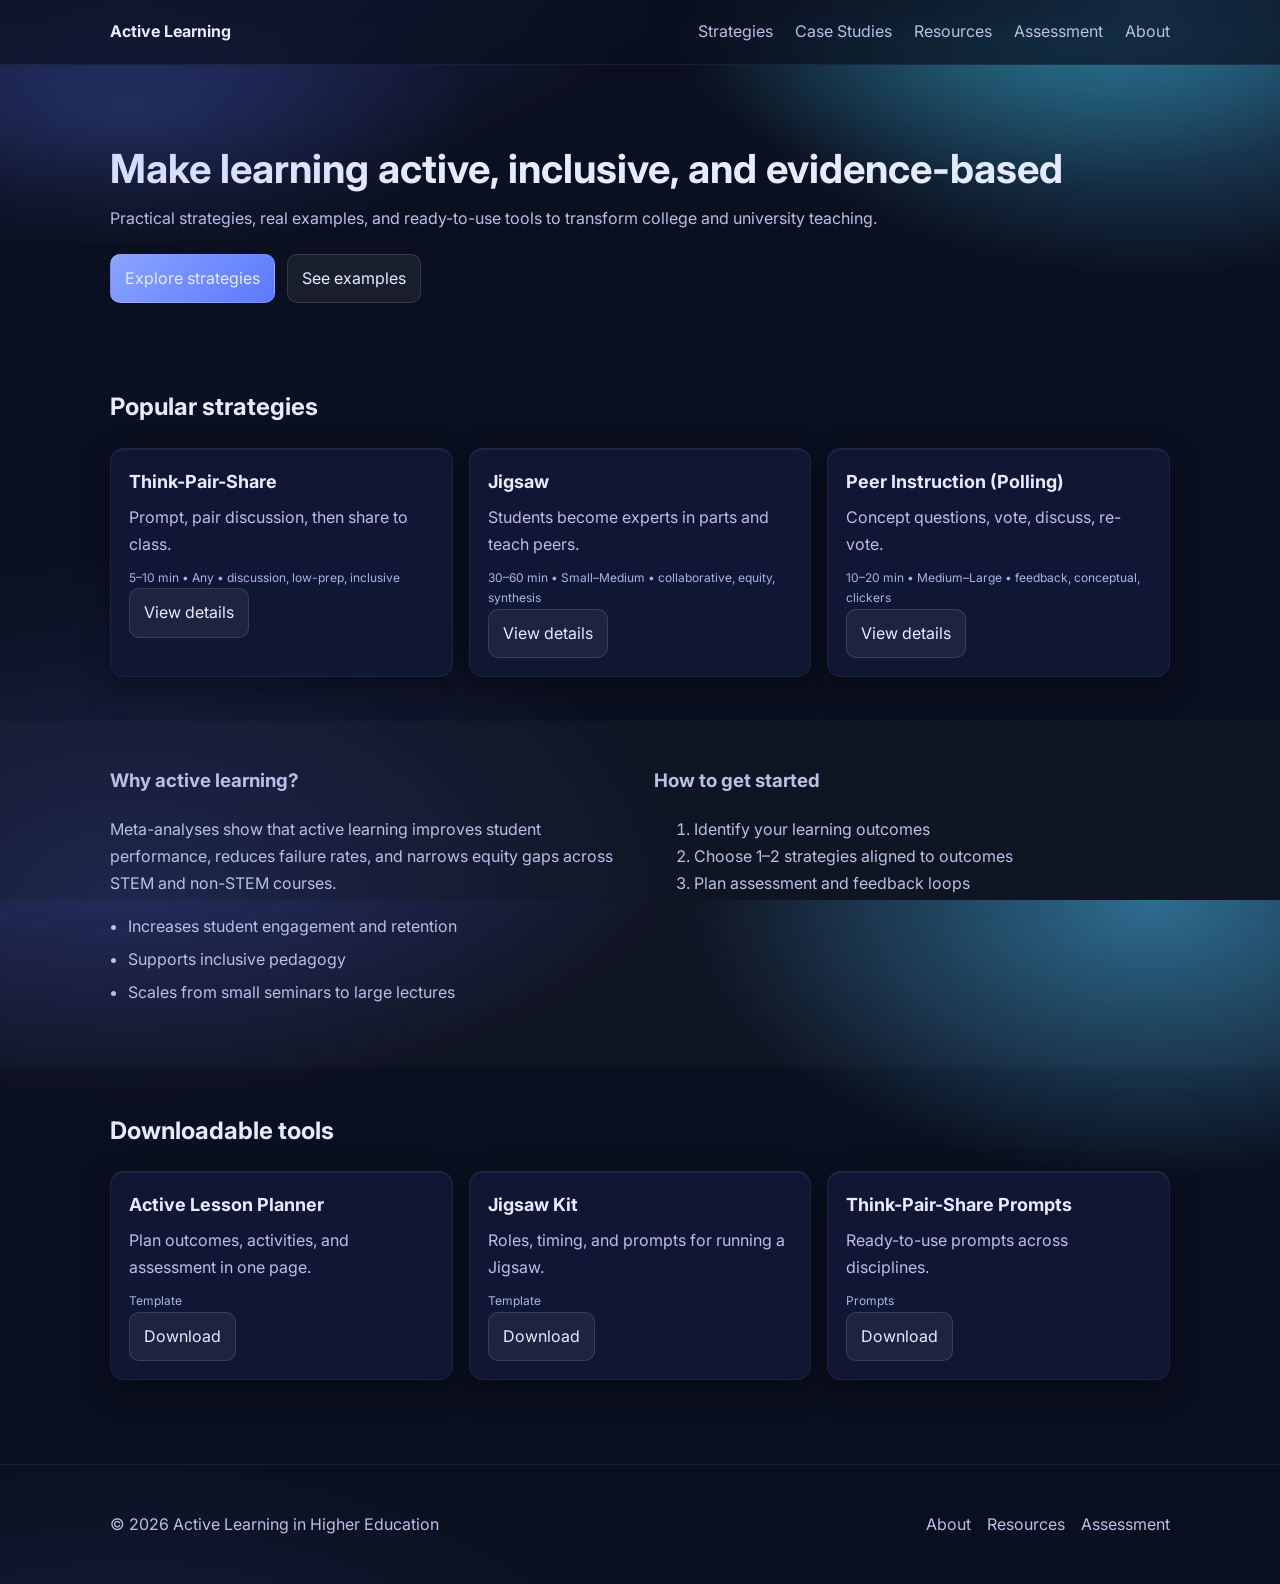
<file: index.html>
<!doctype html>
<html lang="en">
<head>
  <meta charset="utf-8" />
  <meta name="viewport" content="width=device-width, initial-scale=1" />
  <title>Active Learning in Higher Education</title>
  <meta name="description" content="Strategies, case studies, and tools for active learning in higher education." />
  <link rel="preconnect" href="https://fonts.googleapis.com">
  <link rel="preconnect" href="https://fonts.gstatic.com" crossorigin>
  <link href="https://fonts.googleapis.com/css2?family=Inter:wght@400;500;600;700&display=swap" rel="stylesheet">
  <link rel="stylesheet" href="assets/css/styles.css" />
</head>
<body>
  <a class="skip-link" href="#main">Skip to content</a>
  <header class="site-header">
    <div class="container">
      <a class="logo" href="index.html">Active Learning</a>
      <nav class="nav" aria-label="Primary">
        <a href="strategies.html">Strategies</a>
        <a href="case-studies.html">Case Studies</a>
        <a href="resources.html">Resources</a>
        <a href="assessment.html">Assessment</a>
        <a href="about.html">About</a>
      </nav>
    </div>
  </header>

  <main id="main" role="main">
    <section class="hero">
      <div class="container">
        <h1>Make learning active, inclusive, and evidence-based</h1>
        <p>Practical strategies, real examples, and ready-to-use tools to transform college and university teaching.</p>
        <div class="hero-actions">
          <a class="btn primary" href="strategies.html">Explore strategies</a>
          <a class="btn secondary" href="#featured">See examples</a>
        </div>
      </div>
      <div class="hero-gradient" aria-hidden="true"></div>
    </section>

    <section id="featured" class="section">
      <div class="container">
        <h2>Popular strategies</h2>
        <div class="cards three" id="featured-strategies">
          <!-- populated by JS -->
        </div>
      </div>
    </section>

    <section class="section muted">
      <div class="container grid two">
        <div>
          <h3>Why active learning?</h3>
          <p>Meta-analyses show that active learning improves student performance, reduces failure rates, and narrows equity gaps across STEM and non-STEM courses.</p>
          <ul class="checklist">
            <li>Increases student engagement and retention</li>
            <li>Supports inclusive pedagogy</li>
            <li>Scales from small seminars to large lectures</li>
          </ul>
        </div>
        <div>
          <h3>How to get started</h3>
          <ol>
            <li>Identify your learning outcomes</li>
            <li>Choose 1–2 strategies aligned to outcomes</li>
            <li>Plan assessment and feedback loops</li>
          </ol>
        </div>
      </div>
    </section>

    <section class="section">
      <div class="container">
        <h2>Downloadable tools</h2>
        <div class="cards three" id="featured-tools">
          <!-- populated by JS -->
        </div>
      </div>
    </section>
  </main>

  <footer class="site-footer">
    <div class="container">
      <p>© <span id="year"></span> Active Learning in Higher Education</p>
      <div class="footer-nav">
        <a href="about.html">About</a>
        <a href="resources.html">Resources</a>
        <a href="assessment.html">Assessment</a>
      </div>
    </div>
  </footer>

  <script src="assets/js/data.js" defer></script>
  <script src="assets/js/main.js" defer></script>
</body>
</html>
</file>
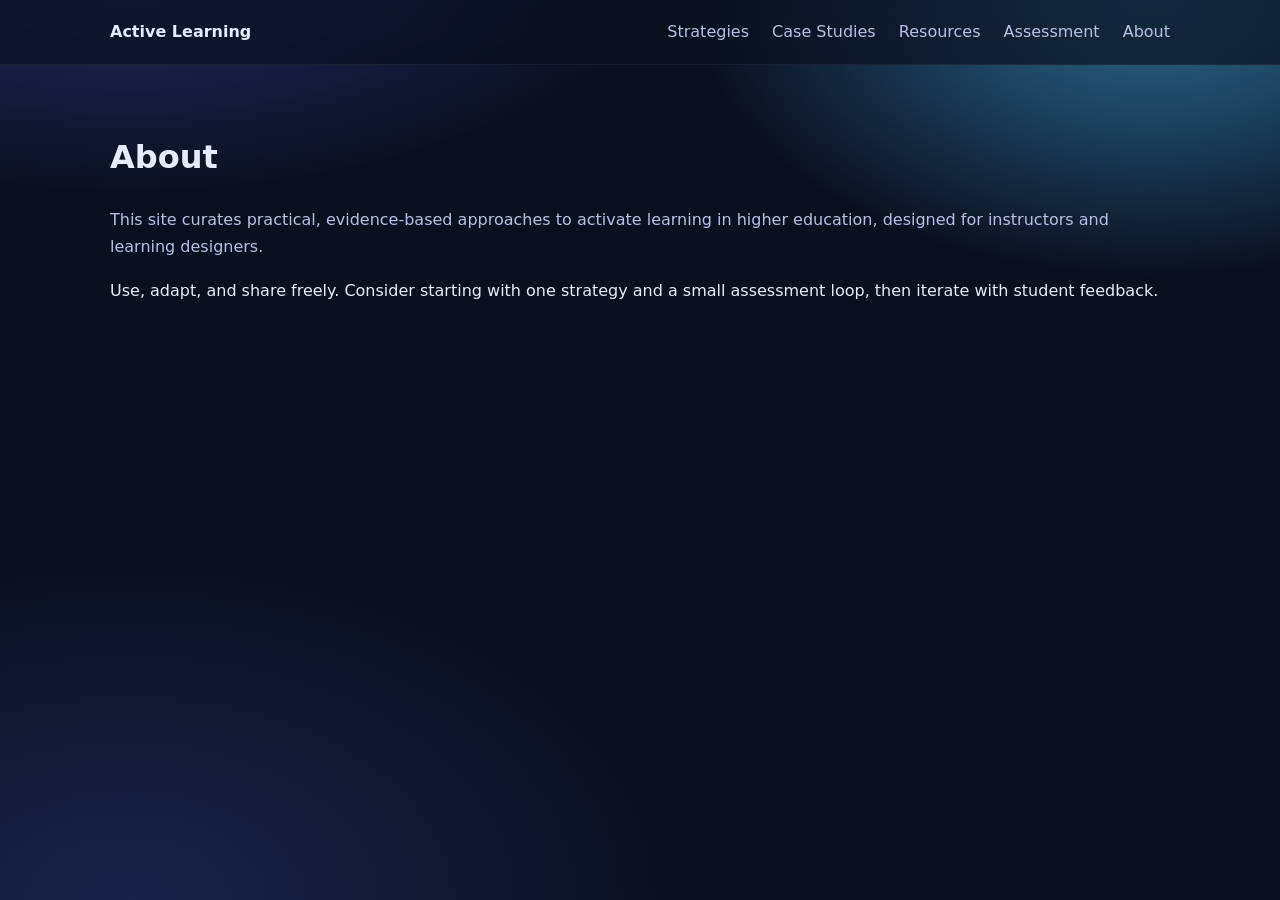
<file: about.html>
<!doctype html>
<html lang="en">
<head>
  <meta charset="utf-8" />
  <meta name="viewport" content="width=device-width, initial-scale=1" />
  <title>About • Active Learning</title>
  <link rel="stylesheet" href="assets/css/styles.css" />
</head>
<body>
  <header class="site-header">
    <div class="container">
      <a class="logo" href="index.html">Active Learning</a>
      <nav class="nav">
        <a href="strategies.html">Strategies</a>
        <a href="case-studies.html">Case Studies</a>
        <a href="resources.html">Resources</a>
        <a href="assessment.html">Assessment</a>
        <a href="about.html" aria-current="page">About</a>
      </nav>
    </div>
  </header>

  <main class="section">
    <div class="container">
      <h1>About</h1>
      <p class="muted">This site curates practical, evidence-based approaches to activate learning in higher education, designed for instructors and learning designers.</p>
      <p>Use, adapt, and share freely. Consider starting with one strategy and a small assessment loop, then iterate with student feedback.</p>
    </div>
  </main>
</body>
</html>
</file>
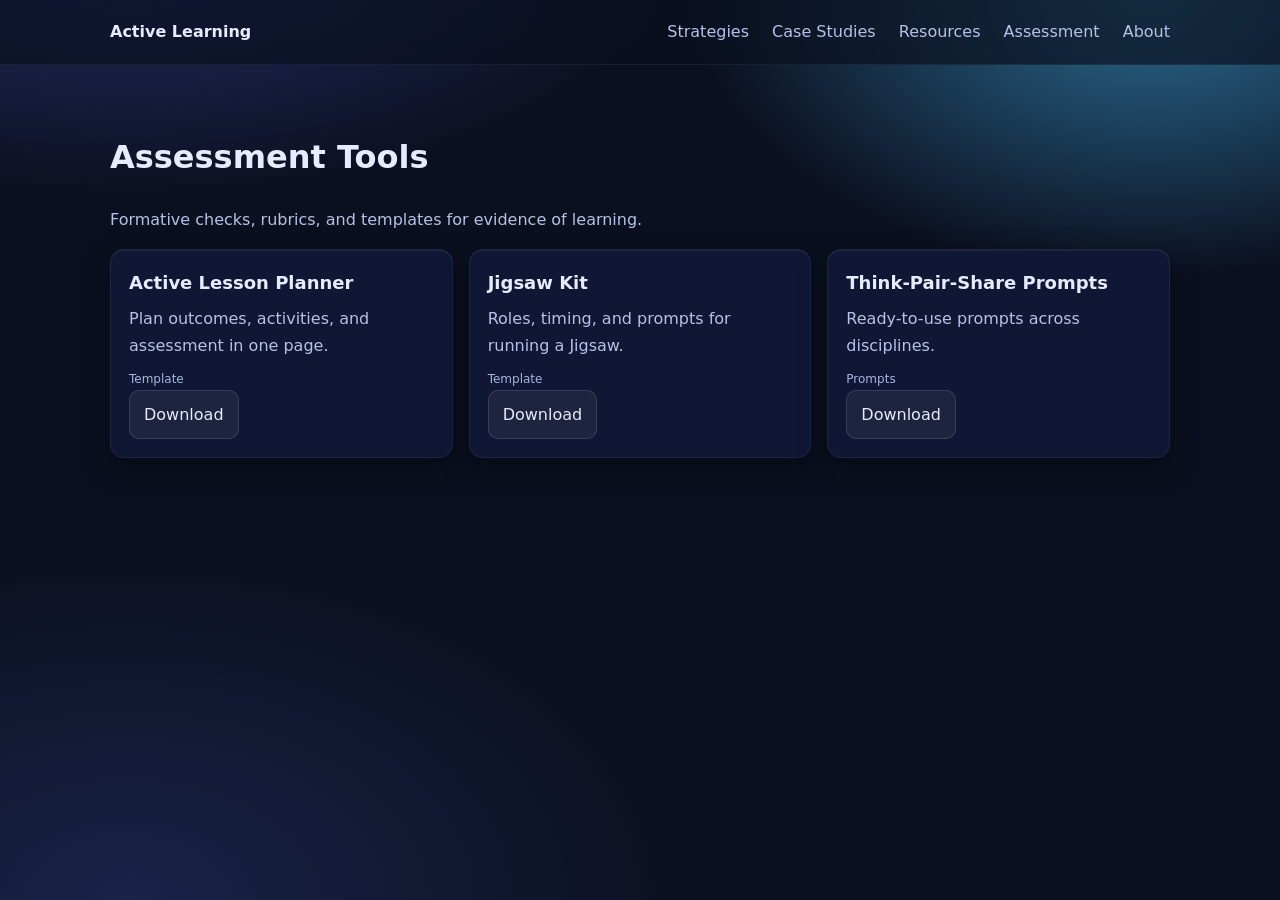
<file: assessment.html>
<!doctype html>
<html lang="en">
<head>
  <meta charset="utf-8" />
  <meta name="viewport" content="width=device-width, initial-scale=1" />
  <title>Assessment Tools • Active Learning</title>
  <link rel="stylesheet" href="assets/css/styles.css" />
</head>
<body>
  <header class="site-header">
    <div class="container">
      <a class="logo" href="index.html">Active Learning</a>
      <nav class="nav">
        <a href="strategies.html">Strategies</a>
        <a href="case-studies.html">Case Studies</a>
        <a href="resources.html">Resources</a>
        <a href="assessment.html" aria-current="page">Assessment</a>
        <a href="about.html">About</a>
      </nav>
    </div>
  </header>

  <main class="section">
    <div class="container">
      <h1>Assessment Tools</h1>
      <p class="muted">Formative checks, rubrics, and templates for evidence of learning.</p>

      <div class="cards three" id="tools"></div>
    </div>
  </main>

  <script src="assets/js/data.js" defer></script>
  <script defer>
    function createToolCard(t){
      const div = document.createElement('div');
      div.className = 'card';
      div.innerHTML = `<h4>${t.title}</h4><p>${t.summary}</p><div class="meta">${t.type}</div>`;
      const a = document.createElement('a'); a.href = t.href; a.textContent = 'Download'; a.className = 'btn secondary';
      div.appendChild(document.createElement('div')).appendChild(a);
      return div;
    }
    window.addEventListener('DOMContentLoaded', () => {
      const list = document.getElementById('tools');
      TOOLS.forEach(t => list.appendChild(createToolCard(t)));
    });
  </script>
</body>
</html>
</file>
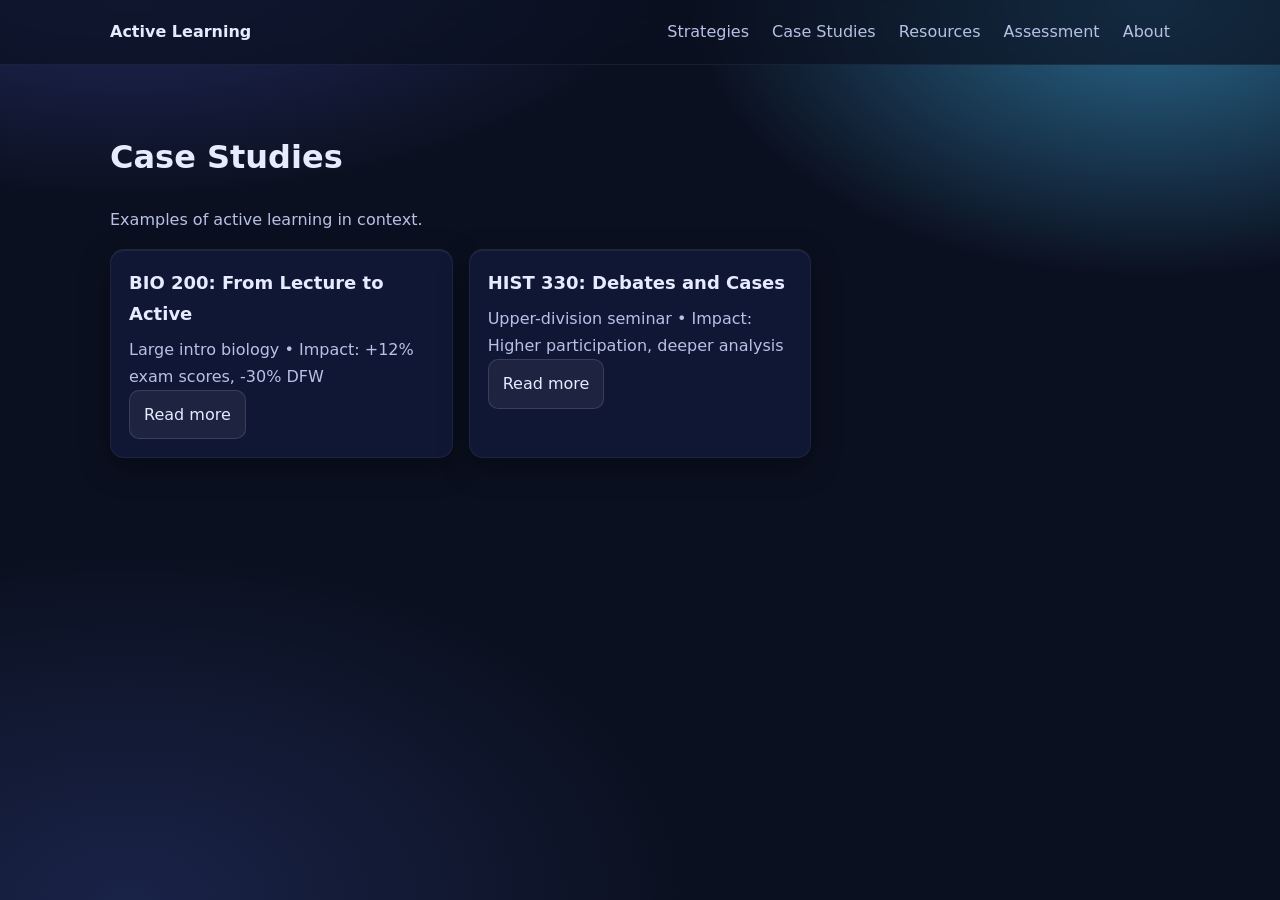
<file: case-studies.html>
<!doctype html>
<html lang="en">
<head>
  <meta charset="utf-8" />
  <meta name="viewport" content="width=device-width, initial-scale=1" />
  <title>Case Studies • Active Learning</title>
  <link rel="stylesheet" href="assets/css/styles.css" />
</head>
<body>
  <a class="skip-link" href="#main">Skip to content</a>
  <header class="site-header">
    <div class="container">
      <a class="logo" href="index.html">Active Learning</a>
      <nav class="nav" aria-label="Primary">
        <a href="strategies.html">Strategies</a>
        <a href="case-studies.html" aria-current="page">Case Studies</a>
        <a href="resources.html">Resources</a>
        <a href="assessment.html">Assessment</a>
        <a href="about.html">About</a>
      </nav>
    </div>
  </header>

  <main id="main" role="main" class="section">
    <div class="container">
      <h1>Case Studies</h1>
      <p class="muted">Examples of active learning in context.</p>

      <div class="cards three" id="case-list"></div>
    </div>
  </main>

  <script src="assets/js/data.js" defer></script>
  <script defer>
    function createCard(item){
      const div = document.createElement('div');
      div.className = 'card';
      const meta = `${item.context} • Impact: ${item.impact}`;
      div.innerHTML = `<h4>${item.title}</h4><p>${meta}</p>`;
      const link = document.createElement('a');
      link.href = item.link; link.className = 'btn secondary'; link.textContent = 'Read more';
      div.appendChild(document.createElement('div')).appendChild(link);
      return div;
    }
    window.addEventListener('DOMContentLoaded', () => {
      const list = document.getElementById('case-list');
      CASE_STUDIES.forEach(c => list.appendChild(createCard(c)));
    });
  </script>
</body>
</html>
</file>
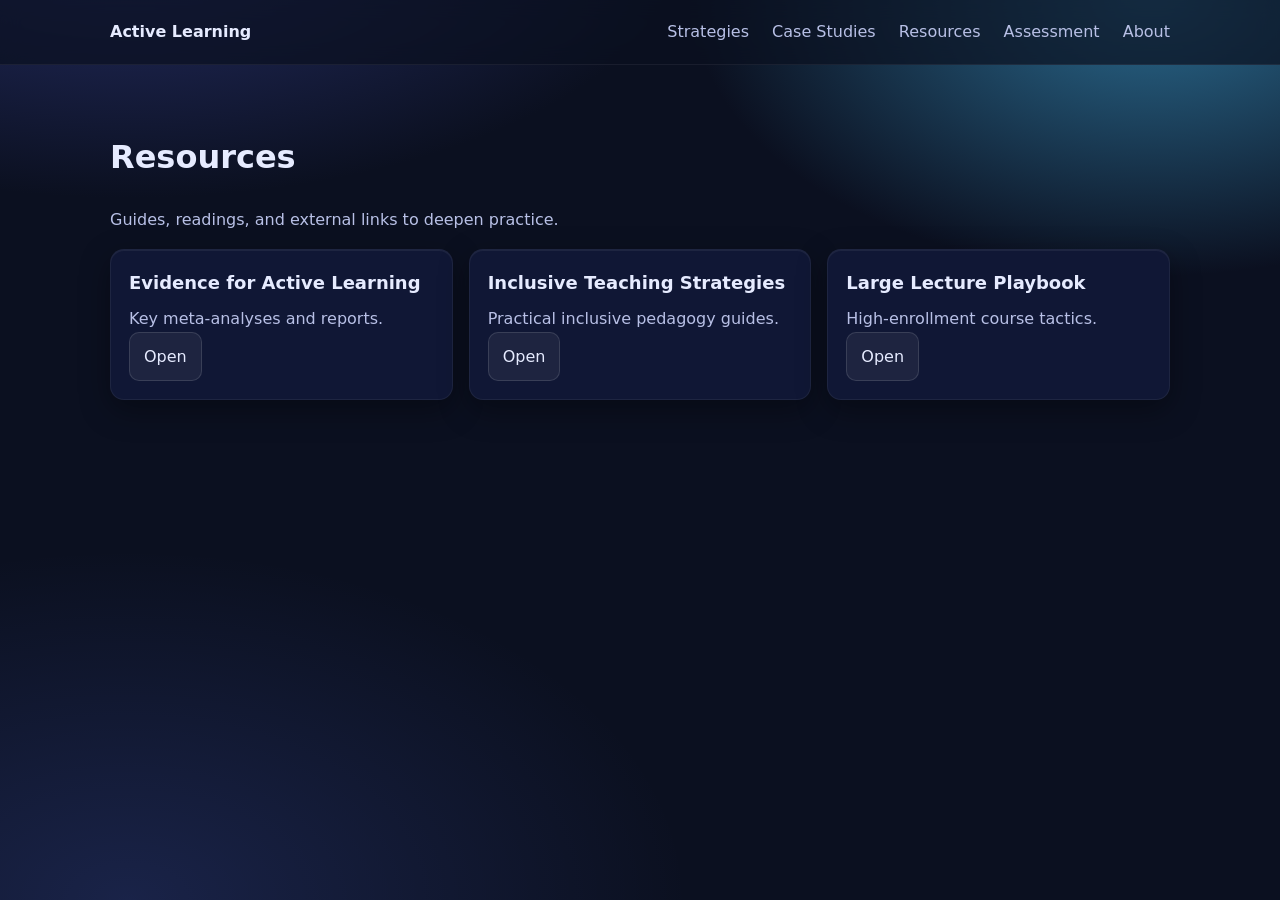
<file: resources.html>
<!doctype html>
<html lang="en">
<head>
  <meta charset="utf-8" />
  <meta name="viewport" content="width=device-width, initial-scale=1" />
  <title>Resources • Active Learning</title>
  <link rel="stylesheet" href="assets/css/styles.css" />
</head>
<body>
  <header class="site-header">
    <div class="container">
      <a class="logo" href="index.html">Active Learning</a>
      <nav class="nav">
        <a href="strategies.html">Strategies</a>
        <a href="case-studies.html">Case Studies</a>
        <a href="resources.html" aria-current="page">Resources</a>
        <a href="assessment.html">Assessment</a>
        <a href="about.html">About</a>
      </nav>
    </div>
  </header>

  <main class="section">
    <div class="container">
      <h1>Resources</h1>
      <p class="muted">Guides, readings, and external links to deepen practice.</p>

      <div class="cards three" id="resource-list"></div>
    </div>
  </main>

  <script defer>
    const RESOURCES = [
      { title: 'Evidence for Active Learning', summary: 'Key meta-analyses and reports.', link: '#' },
      { title: 'Inclusive Teaching Strategies', summary: 'Practical inclusive pedagogy guides.', link: '#' },
      { title: 'Large Lecture Playbook', summary: 'High-enrollment course tactics.', link: '#' },
    ];
    function createCard(item){
      const div = document.createElement('div');
      div.className = 'card';
      div.innerHTML = `<h4>${item.title}</h4><p>${item.summary}</p>`;
      const a = document.createElement('a'); a.href = item.link; a.className = 'btn secondary'; a.textContent = 'Open';
      div.appendChild(document.createElement('div')).appendChild(a);
      return div;
    }
    window.addEventListener('DOMContentLoaded', () => {
      const list = document.getElementById('resource-list');
      RESOURCES.forEach(r => list.appendChild(createCard(r)));
    });
  </script>
</body>
</html>
</file>
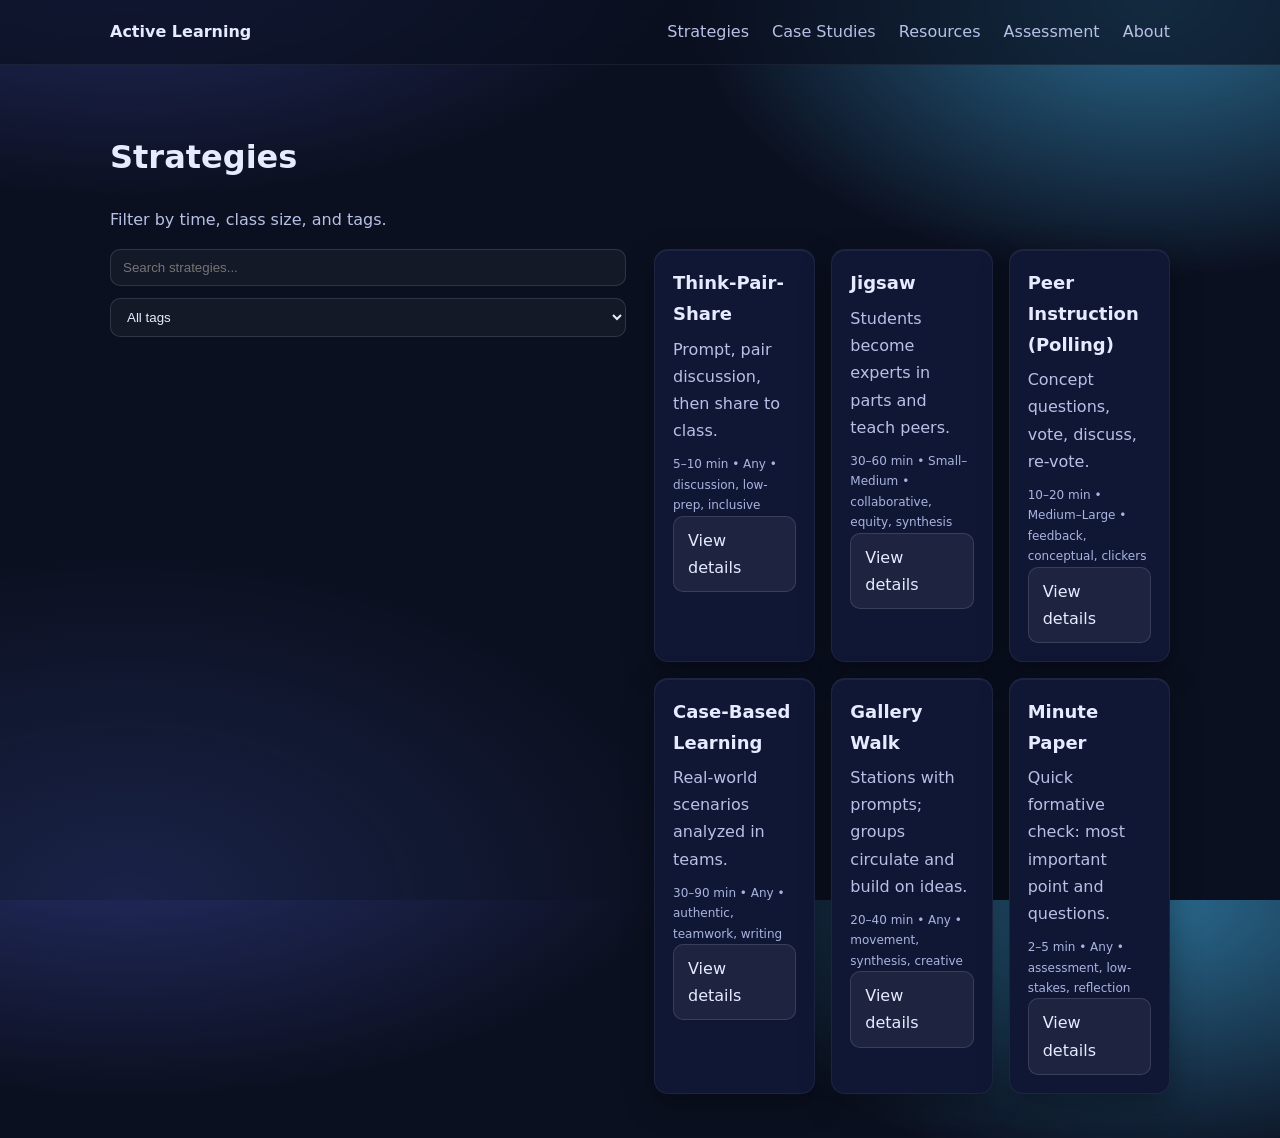
<file: strategies.html>
<!doctype html>
<html lang="en">
<head>
  <meta charset="utf-8" />
  <meta name="viewport" content="width=device-width, initial-scale=1" />
  <title>Strategies • Active Learning</title>
  <link rel="stylesheet" href="assets/css/styles.css" />
</head>
<body>
  <a class="skip-link" href="#main">Skip to content</a>
  <header class="site-header">
    <div class="container">
      <a class="logo" href="index.html">Active Learning</a>
      <nav class="nav" aria-label="Primary">
        <a href="strategies.html" aria-current="page">Strategies</a>
        <a href="case-studies.html">Case Studies</a>
        <a href="resources.html">Resources</a>
        <a href="assessment.html">Assessment</a>
        <a href="about.html">About</a>
      </nav>
    </div>
  </header>

  <main id="main" role="main" class="section">
    <div class="container">
      <h1>Strategies</h1>
      <p class="muted">Filter by time, class size, and tags.</p>

      <div class="grid two" style="align-items:flex-start;">
        <aside>
          <label class="visually-hidden" for="q">Search</label>
          <input id="q" class="input" placeholder="Search strategies..." />
          <div style="height: 12px"></div>
          <label class="visually-hidden" for="tag">Tag</label>
          <select id="tag" class="input">
            <option value="">All tags</option>
          </select>
        </aside>
        <section>
          <div class="cards three" id="strategy-list"></div>
        </section>
      </div>
    </div>
  </main>

  <script src="assets/js/data.js" defer></script>
  <script defer>
    function normalize(text){ return text.toLowerCase(); }
    function createCard(item){
      const div = document.createElement('div');
      div.className = 'card';
      const meta = `${item.time} • ${item.classSize} • ${item.tags.join(', ')}`;
      div.innerHTML = `<h4>${item.title}</h4><p>${item.summary}</p><div class="meta">${meta}</div>`;
      const link = document.createElement('a');
      link.href = `strategy.html?id=${encodeURIComponent(item.id)}`;
      link.className = 'btn secondary';
      link.textContent = 'View details';
      div.appendChild(document.createElement('div')).appendChild(link);
      return div;
    }
    function renderTags(){
      const select = document.getElementById('tag');
      const tags = new Set();
      STRATEGIES.forEach(s => s.tags.forEach(t => tags.add(t)));
      [...tags].sort().forEach(t => {
        const opt = document.createElement('option');
        opt.value = t; opt.textContent = t; select.appendChild(opt);
      });
    }
    function renderList(){
      const list = document.getElementById('strategy-list');
      list.innerHTML = '';
      const q = normalize(document.getElementById('q').value || '');
      const tag = document.getElementById('tag').value || '';
      STRATEGIES.filter(s => {
        const matchesQ = !q || s.title.toLowerCase().includes(q) || s.summary.toLowerCase().includes(q);
        const matchesTag = !tag || s.tags.includes(tag);
        return matchesQ && matchesTag;
      }).forEach(s => list.appendChild(createCard(s)));
    }
    window.addEventListener('DOMContentLoaded', () => {
      renderTags();
      renderList();
      document.getElementById('q').addEventListener('input', renderList);
      document.getElementById('tag').addEventListener('change', renderList);
    });
  </script>
</body>
</html>
</file>
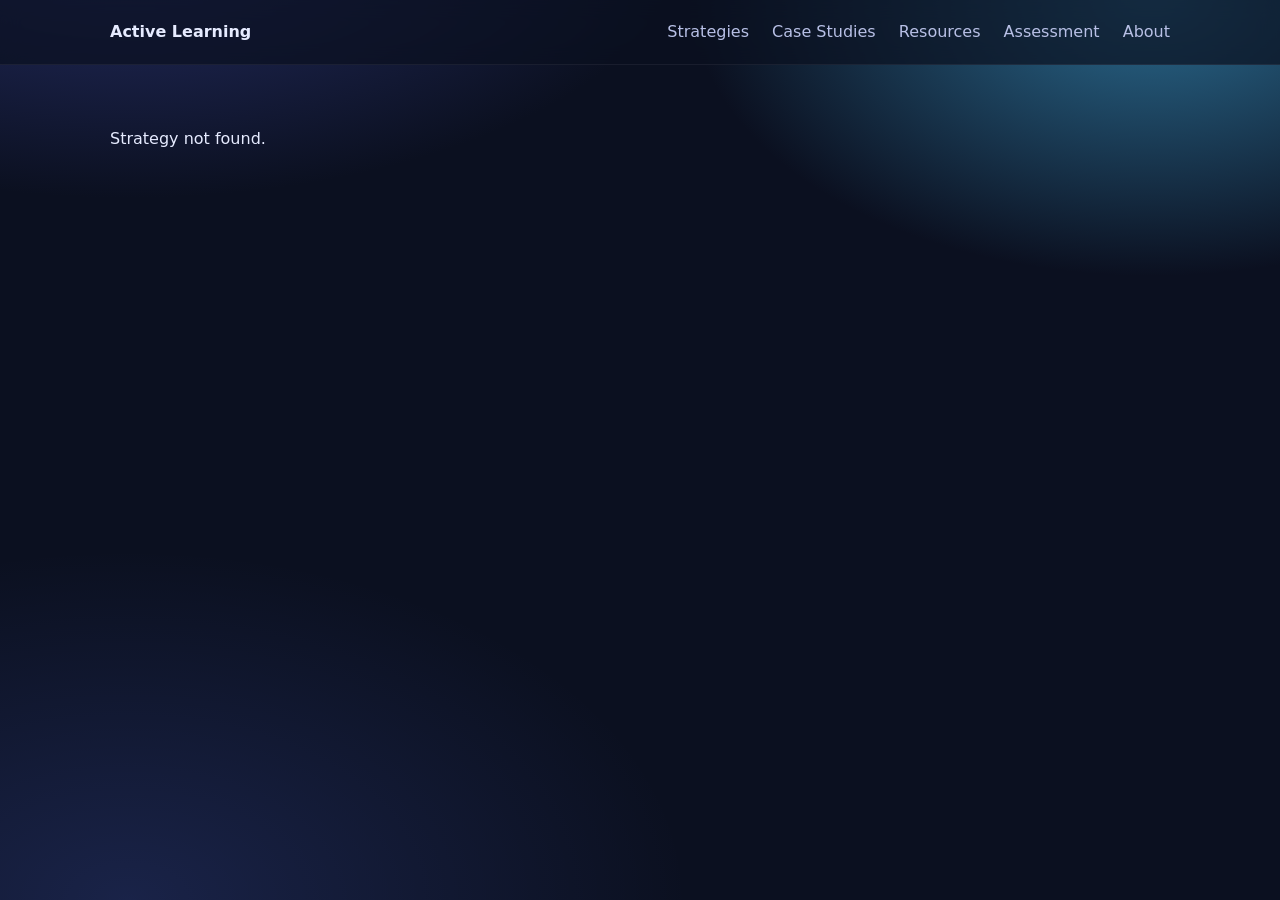
<file: strategy.html>
<!doctype html>
<html lang="en">
<head>
  <meta charset="utf-8" />
  <meta name="viewport" content="width=device-width, initial-scale=1" />
  <title>Strategy Details • Active Learning</title>
  <link rel="stylesheet" href="assets/css/styles.css" />
</head>
<body>
  <header class="site-header">
    <div class="container">
      <a class="logo" href="index.html">Active Learning</a>
      <nav class="nav">
        <a href="strategies.html">Strategies</a>
        <a href="case-studies.html">Case Studies</a>
        <a href="resources.html">Resources</a>
        <a href="assessment.html">Assessment</a>
        <a href="about.html">About</a>
      </nav>
    </div>
  </header>

  <main class="section">
    <div class="container" id="content">
      <p class="muted">Loading…</p>
    </div>
  </main>

  <script src="assets/js/data.js" defer></script>
  <script defer>
    function getParam(name){
      const url = new URL(window.location.href);
      return url.searchParams.get(name);
    }
    function renderStrategy(strategy){
      const container = document.getElementById('content');
      const details = strategy.details || { overview: '', steps: [], tips: [] };
      container.innerHTML = `
        <h1>${strategy.title}</h1>
        <p class="text-muted">${strategy.time} • ${strategy.classSize} • ${strategy.tags.join(', ')}</p>
        <p>${details.overview}</p>
        <div class="grid two">
          <section>
            <h3>Steps</h3>
            <ol>
              ${details.steps.map(s => `<li>${s}</li>`).join('')}
            </ol>
          </section>
          <section>
            <h3>Tips</h3>
            <ul class="checklist">
              ${details.tips.map(t => `<li>${t}</li>`).join('')}
            </ul>
          </section>
        </div>
        <div style="margin-top:16px">
          <a class="btn secondary" href="strategies.html">← Back to strategies</a>
        </div>
      `;
      document.title = `${strategy.title} • Active Learning`;
    }
    window.addEventListener('DOMContentLoaded', () => {
      const id = getParam('id');
      const strategy = (STRATEGIES || []).find(s => s.id === id);
      if (!strategy) {
        document.getElementById('content').innerHTML = '<p>Strategy not found.</p>';
        return;
      }
      renderStrategy(strategy);
    });
  </script>
</body>
</html>
</file>
<file: assets/css/styles.css>
/* Base styles */
:root {
  --bg: #0b1020;
  --panel: #101735;
  --text: #e6ebff;
  --muted: #b8c0e6;
  --brand: #8aa4ff;
  --brand-strong: #5b79ff;
  --accent: #36d1dc;
  --success: #39d98a;
  --warning: #ffd166;
  --radius: 14px;
  --shadow: 0 10px 30px rgba(0,0,0,0.35), inset 0 1px 0 rgba(255,255,255,0.06);
}

* { box-sizing: border-box; }
html, body { height: 100%; }
body {
  margin: 0;
  font-family: Inter, system-ui, -apple-system, Segoe UI, Roboto, Ubuntu, Cantarell, "Helvetica Neue", Arial, "Apple Color Emoji", "Segoe UI Emoji";
  background: radial-gradient(1200px 600px at 10% -10%, #27306b 0%, rgba(21, 28, 60, 0) 48%),
              radial-gradient(1000px 600px at 90% 0%, #2a6a8e 0%, rgba(21, 28, 60, 0) 46%),
              radial-gradient(800px 500px at 10% 100%, #5b79ff2e 0%, rgba(21, 28, 60, 0) 70%),
              #0b1020;
  color: var(--text);
  line-height: 1.7;
}

.container {
  max-width: 1100px;
  margin: 0 auto;
  padding: 0 20px;
}

/* Header */
.site-header {
  position: sticky;
  top: 0;
  z-index: 10;
  background: rgba(11,16,32,0.7);
  border-bottom: 1px solid rgba(255,255,255,0.06);
  backdrop-filter: blur(10px);
}
.site-header .container {
  display: flex;
  align-items: center;
  justify-content: space-between;
  height: 64px;
}
.logo {
  font-weight: 700;
  color: var(--text);
  text-decoration: none;
}
.nav a {
  color: var(--muted);
  text-decoration: none;
  margin-left: 18px;
}
.nav a:hover { color: var(--text); }

/* Hero */
.hero {
  position: relative;
  padding: 80px 0 40px;
}
.hero h1 {
  font-size: 40px;
  line-height: 1.2;
  margin: 0 0 12px 0;
}
.hero p { margin: 0 0 22px 0; color: var(--muted); }
.hero-actions { display: flex; gap: 12px; }
.hero-gradient {
  position: absolute;
  inset: -40px 0 auto 0;
  height: 220px;
  background: radial-gradient(500px 200px at 10% 40%, #5b79ff33 0%, rgba(0,0,0,0) 70%),
              radial-gradient(500px 200px at 80% 10%, #36d1dc33 0%, rgba(0,0,0,0) 70%);
  pointer-events: none;
}

/* Sections */
.section { padding: 44px 0; }
.section.muted { background: rgba(255,255,255,0.02); }
.section h2, .section h3 { margin-top: 0; }
.grid.two { display: grid; grid-template-columns: 1fr; gap: 28px; }
@media (min-width: 800px) { .grid.two { grid-template-columns: 1fr 1fr; } }

/* Cards */
.cards { display: grid; gap: 16px; }
.cards.three { grid-template-columns: 1fr; }
@media (min-width: 700px) { .cards.three { grid-template-columns: repeat(3, 1fr); } }
.card {
  background: var(--panel);
  border: 1px solid rgba(255,255,255,0.06);
  border-radius: var(--radius);
  box-shadow: var(--shadow);
  padding: 18px;
}
.card h4 { margin: 0 0 6px 0; font-size: 18px; }
.card p { margin: 0; color: var(--muted); }
.card .meta { margin-top: 10px; font-size: 12px; color: #a9b4e0; }

/* Buttons */
.btn {
  display: inline-block;
  padding: 10px 14px;
  border-radius: 10px;
  border: 1px solid rgba(255,255,255,0.12);
  text-decoration: none;
  color: var(--text);
}
.btn.primary { background: linear-gradient(135deg, var(--brand) 0%, var(--brand-strong) 100%); }
.btn.secondary { background: rgba(255,255,255,0.06); }

/* Footer */
.site-footer {
  border-top: 1px solid rgba(255,255,255,0.06);
  margin-top: 40px;
  padding: 30px 0;
  color: var(--muted);
}
.site-footer .container { display: flex; align-items: center; justify-content: space-between; gap: 16px; flex-wrap: wrap; }
.footer-nav a { color: var(--muted); text-decoration: none; margin-left: 12px; }
.footer-nav a:hover { color: var(--text); }

/* Lists */
.checklist { padding-left: 18px; }
.checklist li { margin-bottom: 6px; }

/* Text helpers */
.muted, .text-muted { color: var(--muted); }

/* Forms */
.input {
  width: 100%;
  padding: 10px 12px;
  border-radius: 10px;
  border: 1px solid rgba(255,255,255,0.12);
  background: rgba(255,255,255,0.04);
  color: var(--text);
}

/* Focus styles */
:focus { outline: none; }
a:focus-visible,
button:focus-visible,
input:focus-visible,
select:focus-visible,
textarea:focus-visible,
.btn:focus-visible {
  outline: 2px solid var(--accent);
  outline-offset: 3px;
  box-shadow: 0 0 0 3px rgba(54, 209, 220, 0.25);
}

/* Skip link */
.skip-link {
  position: absolute;
  left: 12px;
  top: 8px;
  transform: translateY(-150%);
  background: var(--accent);
  color: #001018;
  padding: 8px 12px;
  border-radius: 8px;
  text-decoration: none;
  z-index: 1000;
  font-weight: 600;
  transition: transform 0.2s ease;
}
.skip-link:focus, .skip-link:focus-visible {
  transform: translateY(0);
}

/* Utilities */
.visually-hidden { position: absolute !important; height: 1px; width: 1px; overflow: hidden; clip: rect(1px, 1px, 1px, 1px); white-space: nowrap; }
</file>
